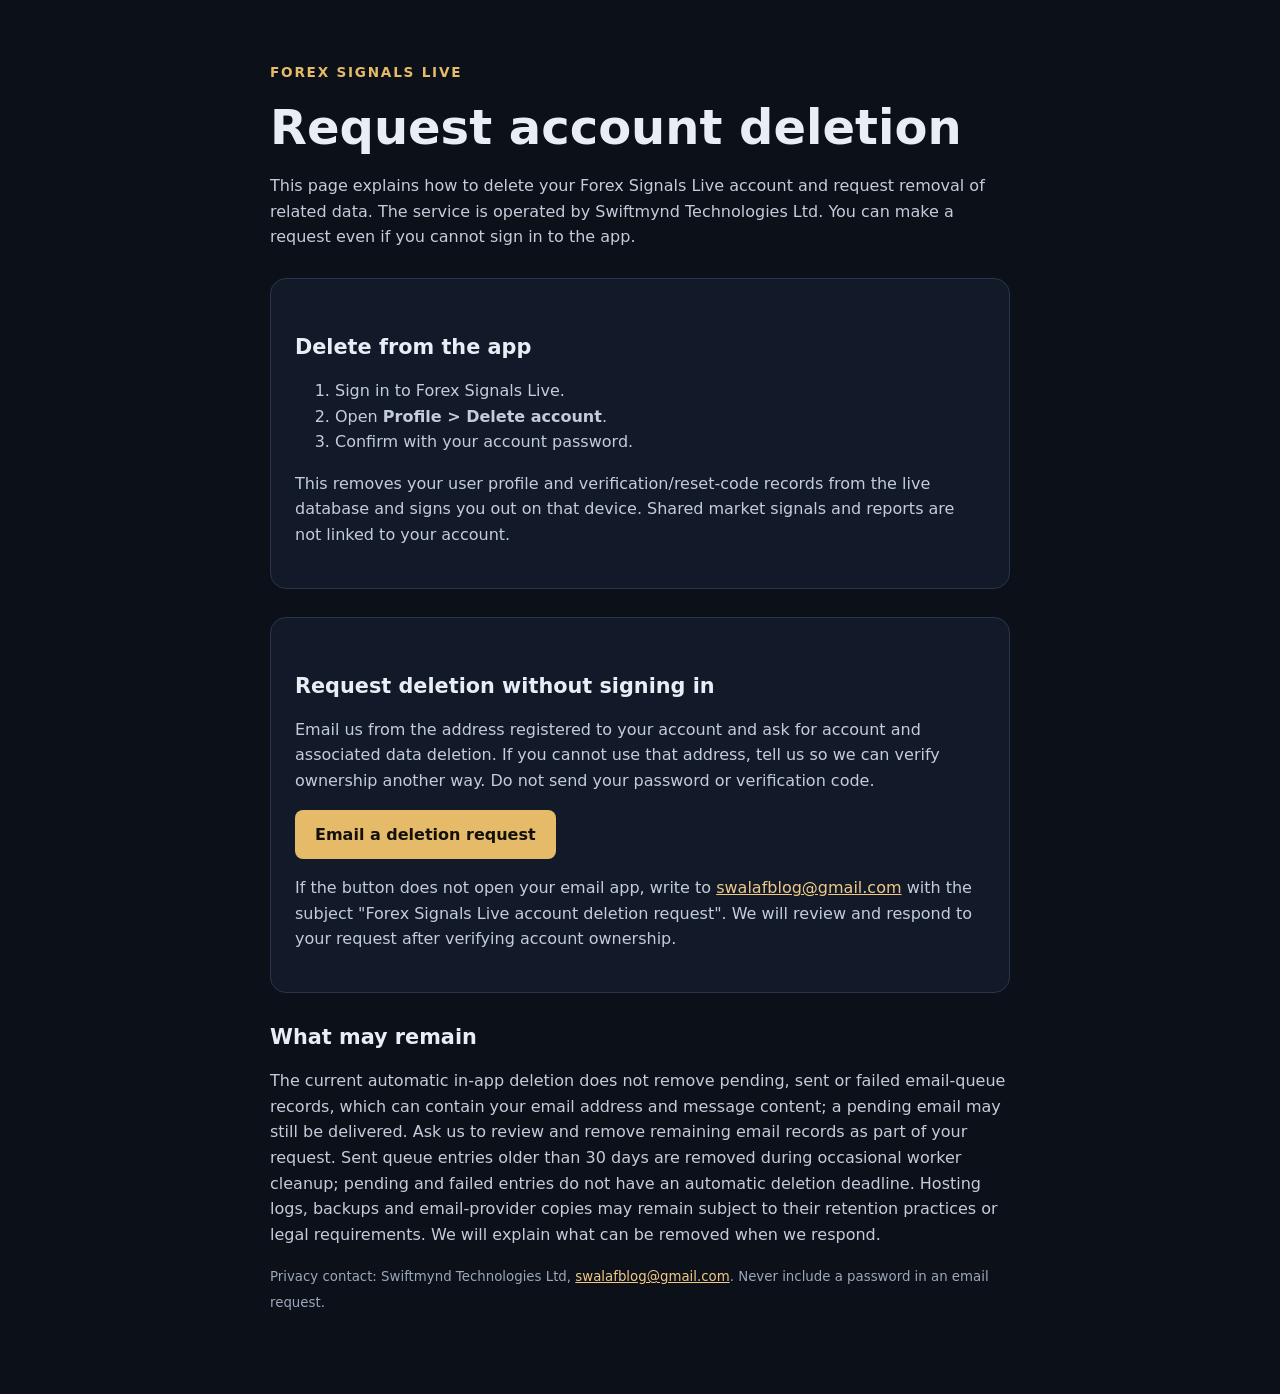
<file: backend/api/account-deletion.html>
<!doctype html>
<html lang="en">
<head>
  <meta charset="utf-8">
  <meta name="viewport" content="width=device-width, initial-scale=1">
  <meta name="robots" content="index, follow">
  <title>Account deletion | Forex Signals Live</title>
  <style>
    :root { color-scheme: dark; font-family: system-ui, -apple-system, Segoe UI, sans-serif; }
    body { margin: 0; background: #0b1019; color: #e9edf5; line-height: 1.6; }
    main { max-width: 740px; margin: 0 auto; padding: 48px 24px 80px; }
    h1, h2 { line-height: 1.25; }
    h1 { font-size: clamp(2rem, 6vw, 3rem); margin: 12px 0; }
    h2 { margin-top: 32px; font-size: 1.3rem; }
    p, li { color: #c4ccda; }
    .eyebrow { color: #e5ba69; font-size: .85rem; font-weight: 700; letter-spacing: .13em; text-transform: uppercase; }
    .card { background: #121a29; border: 1px solid #29354a; border-radius: 16px; padding: 24px; margin: 28px 0; }
    .button { display: inline-block; background: #e5ba69; color: #14100a; padding: 12px 20px; border-radius: 8px; font-weight: 700; text-decoration: none; }
    a:not(.button) { color: #f1c987; }
    a:focus-visible { outline: 3px solid #fff; outline-offset: 3px; }
    small { color: #9ba7ba; }
  </style>
</head>
<body>
  <main>
    <p class="eyebrow">Forex Signals Live</p>
    <h1>Request account deletion</h1>
    <p>This page explains how to delete your Forex Signals Live account and request removal of related data. The service is operated by Swiftmynd Technologies Ltd. You can make a request even if you cannot sign in to the app.</p>

    <section class="card" aria-labelledby="in-app">
      <h2 id="in-app">Delete from the app</h2>
      <ol>
        <li>Sign in to Forex Signals Live.</li>
        <li>Open <strong>Profile &gt; Delete account</strong>.</li>
        <li>Confirm with your account password.</li>
      </ol>
      <p>This removes your user profile and verification/reset-code records from the live database and signs you out on that device. Shared market signals and reports are not linked to your account.</p>
    </section>

    <section class="card" aria-labelledby="email-request">
      <h2 id="email-request">Request deletion without signing in</h2>
      <p>Email us from the address registered to your account and ask for account and associated data deletion. If you cannot use that address, tell us so we can verify ownership another way. Do not send your password or verification code.</p>
      <a class="button" href="mailto:swalafblog@gmail.com?subject=Forex%20Signals%20Live%20account%20deletion%20request">Email a deletion request</a>
      <p>If the button does not open your email app, write to <a href="mailto:swalafblog@gmail.com">swalafblog@gmail.com</a> with the subject "Forex Signals Live account deletion request". We will review and respond to your request after verifying account ownership.</p>
    </section>

    <h2>What may remain</h2>
    <p>The current automatic in-app deletion does not remove pending, sent or failed email-queue records, which can contain your email address and message content; a pending email may still be delivered. Ask us to review and remove remaining email records as part of your request. Sent queue entries older than 30 days are removed during occasional worker cleanup; pending and failed entries do not have an automatic deletion deadline. Hosting logs, backups and email-provider copies may remain subject to their retention practices or legal requirements. We will explain what can be removed when we respond.</p>

    <small>Privacy contact: Swiftmynd Technologies Ltd, <a href="mailto:swalafblog@gmail.com">swalafblog@gmail.com</a>. Never include a password in an email request.</small>
  </main>
</body>
</html>
</file>
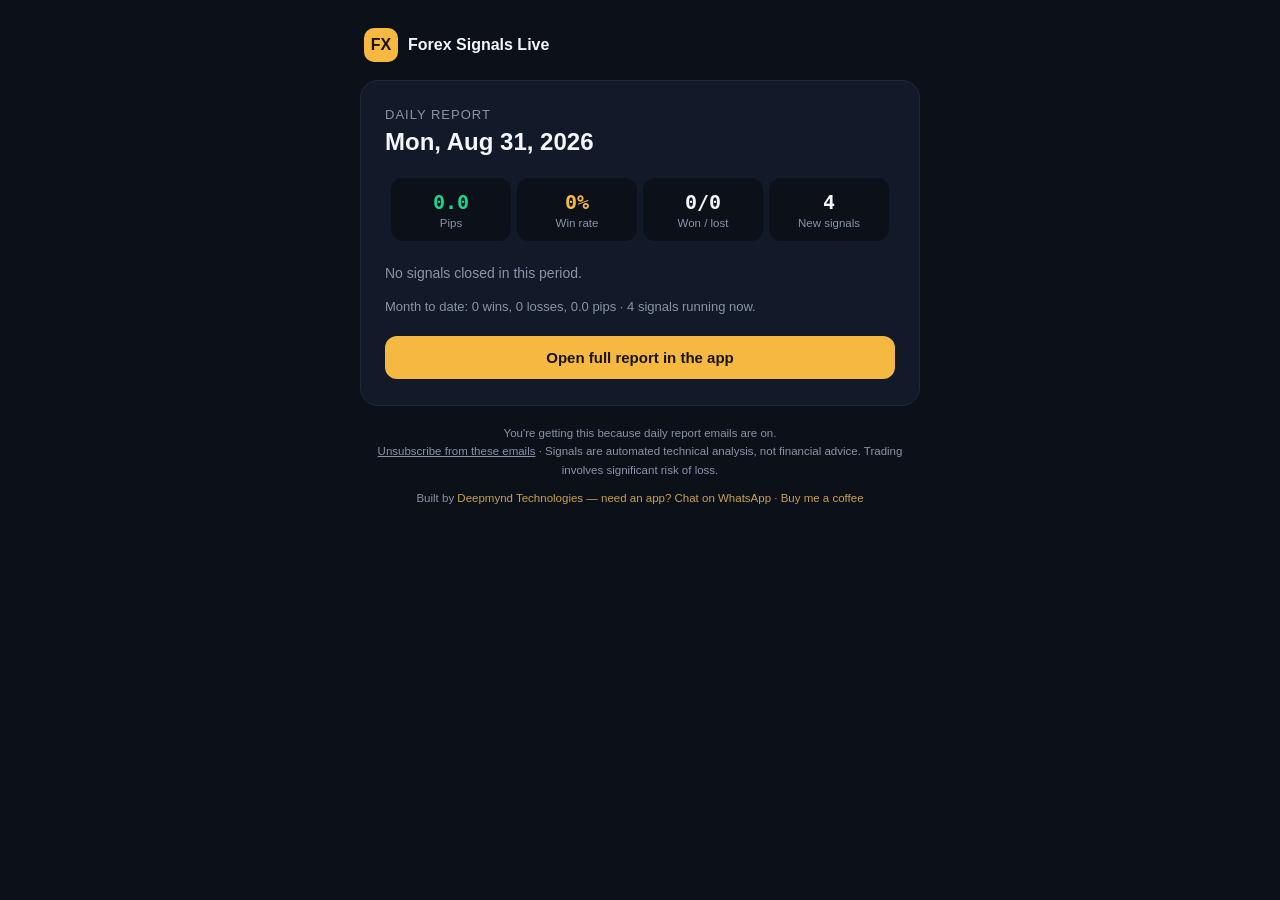
<file: backend/tests/sample_emails/daily.html>
<!doctype html><html><head><meta charset="utf-8"><meta name="viewport" content="width=device-width,initial-scale=1"><title>Forex Signals Live</title></head>
<body style="margin:0;padding:0;background:#0B1019;font-family:Segoe UI,Roboto,Helvetica,Arial,sans-serif;color:#E9EDF5">
<div style="display:none;max-height:0;overflow:hidden;opacity:0">0 wins, 0 losses, 0.0 pips</div>
<table role="presentation" width="100%" cellpadding="0" cellspacing="0" style="background:#0B1019;padding:24px 12px">
<tr><td align="center">
<table role="presentation" width="100%" cellpadding="0" cellspacing="0" style="max-width:560px">
<tr><td style="padding:4px 4px 18px">
  <table role="presentation" cellpadding="0" cellspacing="0"><tr>
    <td style="width:34px;height:34px;border-radius:10px;background:#F5B942;text-align:center;font-weight:800;color:#1A1204;font-size:16px">FX</td>
    <td style="padding-left:10px;font-size:16px;font-weight:700;color:#F4F6FB">Forex Signals Live</td>
  </tr></table>
</td></tr>
<tr><td style="background:#121a29;border:1px solid #1F2A3F;border-radius:18px;padding:26px 24px"><div style="font-size:13px;color:#8A93A8;text-transform:uppercase;letter-spacing:1px">Daily report</div><div style="margin-top:6px;font-size:24px;font-weight:800;color:#F4F6FB">Mon, Aug 31, 2026</div><table role="presentation" width="100%" cellpadding="0" cellspacing="6" style="margin-top:16px"><tr><td width="25%" style="padding:12px 6px;text-align:center;background:#0B1019;border-radius:12px"><div style="font:800 20px Consolas,Menlo,monospace;color:#1FD18B">0.0</div><div style="font-size:11.5px;color:#8A93A8;margin-top:3px">Pips</div></td><td width="25%" style="padding:12px 6px;text-align:center;background:#0B1019;border-radius:12px"><div style="font:800 20px Consolas,Menlo,monospace;color:#F5B942">0%</div><div style="font-size:11.5px;color:#8A93A8;margin-top:3px">Win rate</div></td><td width="25%" style="padding:12px 6px;text-align:center;background:#0B1019;border-radius:12px"><div style="font:800 20px Consolas,Menlo,monospace;color:#F4F6FB">0/0</div><div style="font-size:11.5px;color:#8A93A8;margin-top:3px">Won / lost</div></td><td width="25%" style="padding:12px 6px;text-align:center;background:#0B1019;border-radius:12px"><div style="font:800 20px Consolas,Menlo,monospace;color:#F4F6FB">4</div><div style="font-size:11.5px;color:#8A93A8;margin-top:3px">New signals</div></td></tr></table><p style="margin-top:18px;font-size:14px;color:#8A93A8">No signals closed in this period.</p><p style="margin:18px 0 0;font-size:13px;color:#8A93A8">Month to date: 0 wins, 0 losses, 0.0 pips · 4 signals running now.</p><div style="margin-top:22px;padding:13px 0;border-radius:12px;background:#F5B942;color:#1A1204;text-align:center;font-weight:700;font-size:15px">Open full report in the app</div></td></tr>
<tr><td style="padding:18px 8px;font-size:11.5px;line-height:1.6;color:#8A93A8;text-align:center">
  You're getting this because daily report emails are on.<br><a href="http://127.0.0.1:8091/email/unsubscribe?u=1&amp;k=email_daily&amp;s=fbd030bd994824b5a7c8321e" style="color:#8A93A8;text-decoration:underline">Unsubscribe from these emails</a> · Signals are automated technical analysis, not financial advice. Trading involves significant risk of loss.
  <div style="margin-top:10px">Built by <a href="https://wa.me/2347011401387?text=Hi%20Abdullahi%2C%20I%20use%20Forex%20Signals%20Live%20and%20I%27d%20like%20to%20talk%20about%20building%20an%20app%20or%20website." style="color:#C9A24A;text-decoration:none">Deepmynd Technologies — need an app? Chat on WhatsApp</a> · <a href="https://buymeacoffee.com/swalafblogm" style="color:#C9A24A;text-decoration:none">Buy me a coffee</a></div>
</td></tr>
</table></td></tr></table></body></html>
</file>
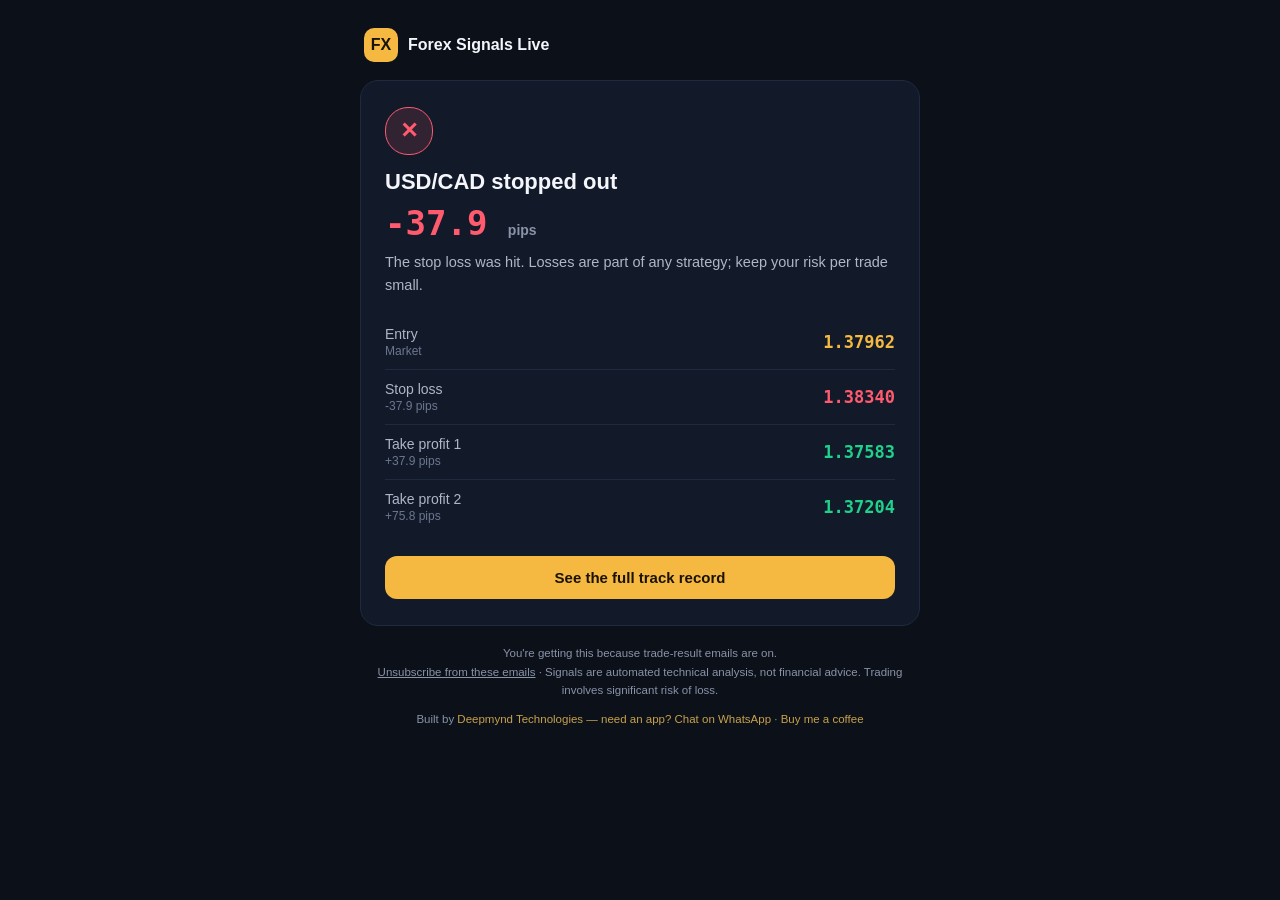
<file: backend/tests/sample_emails/loss.html>
<!doctype html><html><head><meta charset="utf-8"><meta name="viewport" content="width=device-width,initial-scale=1"><title>Forex Signals Live</title></head>
<body style="margin:0;padding:0;background:#0B1019;font-family:Segoe UI,Roboto,Helvetica,Arial,sans-serif;color:#E9EDF5">
<div style="display:none;max-height:0;overflow:hidden;opacity:0">USD/CAD stopped out -37.9 pips</div>
<table role="presentation" width="100%" cellpadding="0" cellspacing="0" style="background:#0B1019;padding:24px 12px">
<tr><td align="center">
<table role="presentation" width="100%" cellpadding="0" cellspacing="0" style="max-width:560px">
<tr><td style="padding:4px 4px 18px">
  <table role="presentation" cellpadding="0" cellspacing="0"><tr>
    <td style="width:34px;height:34px;border-radius:10px;background:#F5B942;text-align:center;font-weight:800;color:#1A1204;font-size:16px">FX</td>
    <td style="padding-left:10px;font-size:16px;font-weight:700;color:#F4F6FB">Forex Signals Live</td>
  </tr></table>
</td></tr>
<tr><td style="background:#121a29;border:1px solid #1F2A3F;border-radius:18px;padding:26px 24px"><div style="width:46px;height:46px;border-radius:23px;background:#FF5A6E22;border:1px solid #FF5A6E;color:#FF5A6E;font-size:22px;font-weight:800;text-align:center;line-height:46px">✕</div><div style="margin-top:14px;font-size:22px;font-weight:800;color:#F4F6FB">USD/CAD stopped out</div><div style="margin-top:8px;font:800 34px Consolas,Menlo,monospace;color:#FF5A6E">-37.9 <span style="font-size:14px;color:#8A93A8;font-family:Segoe UI,Arial">pips</span></div><p style="font-size:14.5px;line-height:1.6;color:#AEB6C8;margin:8px 0 0">The stop loss was hit. Losses are part of any strategy; keep your risk per trade small.</p><table role="presentation" width="100%" cellpadding="0" cellspacing="0" style="margin-top:18px;border-collapse:collapse"><tr><td style="padding:11px 0;border-bottom:1px solid #1F2A3F;font-size:14px;color:#AEB6C8">Entry<br><span style="font-size:12px;color:#6B7690">Market</span></td><td align="right" style="padding:11px 0;border-bottom:1px solid #1F2A3F;font-size:17px;font-weight:700;color:#F5B942;font-family:Consolas,Menlo,monospace">1.37962</td></tr><tr><td style="padding:11px 0;border-bottom:1px solid #1F2A3F;font-size:14px;color:#AEB6C8">Stop loss<br><span style="font-size:12px;color:#6B7690">-37.9 pips</span></td><td align="right" style="padding:11px 0;border-bottom:1px solid #1F2A3F;font-size:17px;font-weight:700;color:#FF5A6E;font-family:Consolas,Menlo,monospace">1.38340</td></tr><tr><td style="padding:11px 0;border-bottom:1px solid #1F2A3F;font-size:14px;color:#AEB6C8">Take profit 1<br><span style="font-size:12px;color:#6B7690">+37.9 pips</span></td><td align="right" style="padding:11px 0;border-bottom:1px solid #1F2A3F;font-size:17px;font-weight:700;color:#1FD18B;font-family:Consolas,Menlo,monospace">1.37583</td></tr><tr><td style="padding:11px 0;font-size:14px;color:#AEB6C8">Take profit 2<br><span style="font-size:12px;color:#6B7690">+75.8 pips</span></td><td align="right" style="padding:11px 0;font-size:17px;font-weight:700;color:#1FD18B;font-family:Consolas,Menlo,monospace">1.37204</td></tr></table><div style="margin-top:22px;padding:13px 0;border-radius:12px;background:#F5B942;color:#1A1204;text-align:center;font-weight:700;font-size:15px">See the full track record</div></td></tr>
<tr><td style="padding:18px 8px;font-size:11.5px;line-height:1.6;color:#8A93A8;text-align:center">
  You're getting this because trade-result emails are on.<br><a href="http://127.0.0.1:8091/email/unsubscribe?u=1&amp;k=email_results&amp;s=35708d943fd6165d56270f37" style="color:#8A93A8;text-decoration:underline">Unsubscribe from these emails</a> · Signals are automated technical analysis, not financial advice. Trading involves significant risk of loss.
  <div style="margin-top:10px">Built by <a href="https://wa.me/2347011401387?text=Hi%20Abdullahi%2C%20I%20use%20Forex%20Signals%20Live%20and%20I%27d%20like%20to%20talk%20about%20building%20an%20app%20or%20website." style="color:#C9A24A;text-decoration:none">Deepmynd Technologies — need an app? Chat on WhatsApp</a> · <a href="https://buymeacoffee.com/swalafblogm" style="color:#C9A24A;text-decoration:none">Buy me a coffee</a></div>
</td></tr>
</table></td></tr></table></body></html>
</file>
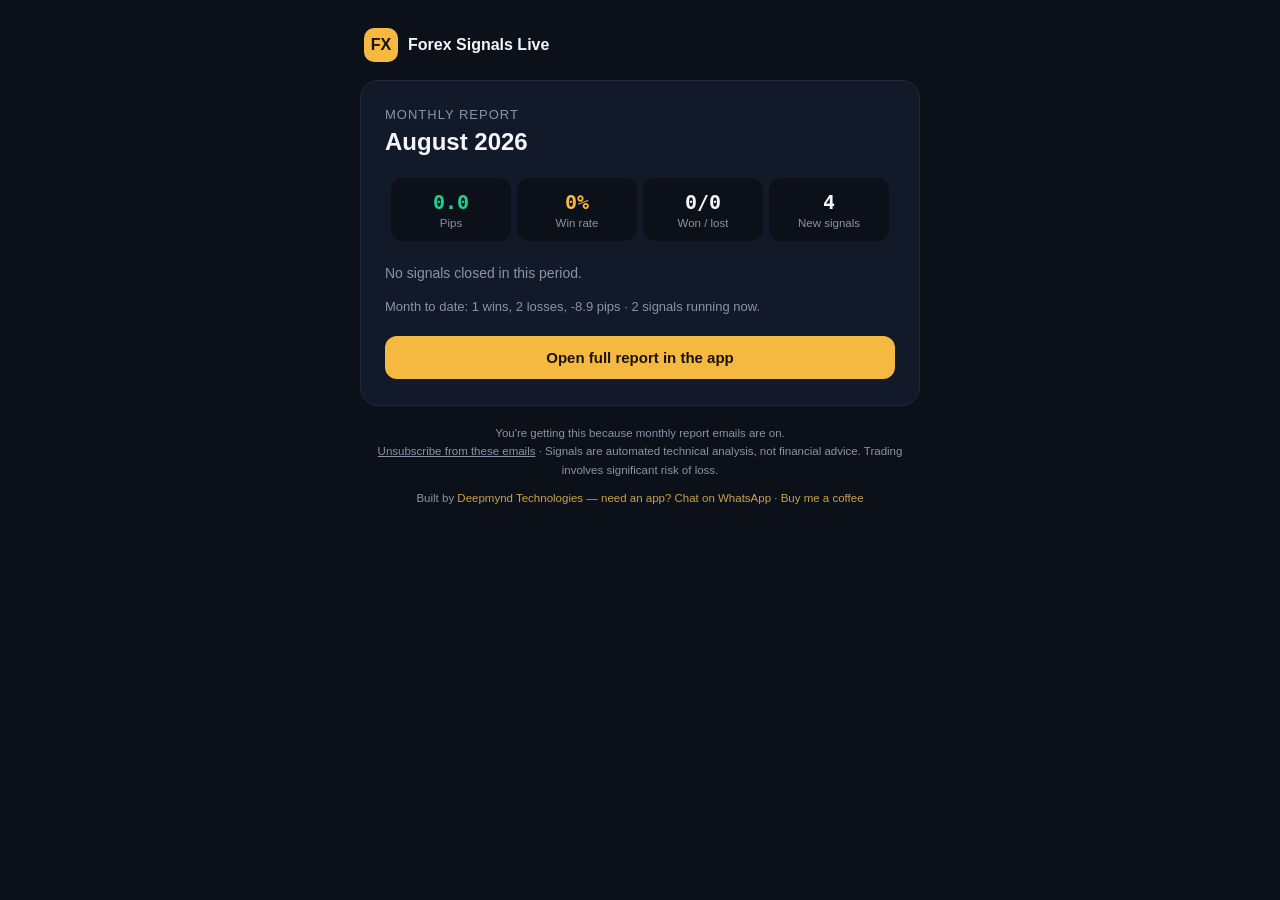
<file: backend/tests/sample_emails/monthly.html>
<!doctype html><html><head><meta charset="utf-8"><meta name="viewport" content="width=device-width,initial-scale=1"><title>Forex Signals Live</title></head>
<body style="margin:0;padding:0;background:#0B1019;font-family:Segoe UI,Roboto,Helvetica,Arial,sans-serif;color:#E9EDF5">
<div style="display:none;max-height:0;overflow:hidden;opacity:0">0 wins, 0 losses, 0.0 pips</div>
<table role="presentation" width="100%" cellpadding="0" cellspacing="0" style="background:#0B1019;padding:24px 12px">
<tr><td align="center">
<table role="presentation" width="100%" cellpadding="0" cellspacing="0" style="max-width:560px">
<tr><td style="padding:4px 4px 18px">
  <table role="presentation" cellpadding="0" cellspacing="0"><tr>
    <td style="width:34px;height:34px;border-radius:10px;background:#F5B942;text-align:center;font-weight:800;color:#1A1204;font-size:16px">FX</td>
    <td style="padding-left:10px;font-size:16px;font-weight:700;color:#F4F6FB">Forex Signals Live</td>
  </tr></table>
</td></tr>
<tr><td style="background:#121a29;border:1px solid #1F2A3F;border-radius:18px;padding:26px 24px"><div style="font-size:13px;color:#8A93A8;text-transform:uppercase;letter-spacing:1px">Monthly report</div><div style="margin-top:6px;font-size:24px;font-weight:800;color:#F4F6FB">August 2026</div><table role="presentation" width="100%" cellpadding="0" cellspacing="6" style="margin-top:16px"><tr><td width="25%" style="padding:12px 6px;text-align:center;background:#0B1019;border-radius:12px"><div style="font:800 20px Consolas,Menlo,monospace;color:#1FD18B">0.0</div><div style="font-size:11.5px;color:#8A93A8;margin-top:3px">Pips</div></td><td width="25%" style="padding:12px 6px;text-align:center;background:#0B1019;border-radius:12px"><div style="font:800 20px Consolas,Menlo,monospace;color:#F5B942">0%</div><div style="font-size:11.5px;color:#8A93A8;margin-top:3px">Win rate</div></td><td width="25%" style="padding:12px 6px;text-align:center;background:#0B1019;border-radius:12px"><div style="font:800 20px Consolas,Menlo,monospace;color:#F4F6FB">0/0</div><div style="font-size:11.5px;color:#8A93A8;margin-top:3px">Won / lost</div></td><td width="25%" style="padding:12px 6px;text-align:center;background:#0B1019;border-radius:12px"><div style="font:800 20px Consolas,Menlo,monospace;color:#F4F6FB">4</div><div style="font-size:11.5px;color:#8A93A8;margin-top:3px">New signals</div></td></tr></table><p style="margin-top:18px;font-size:14px;color:#8A93A8">No signals closed in this period.</p><p style="margin:18px 0 0;font-size:13px;color:#8A93A8">Month to date: 1 wins, 2 losses, -8.9 pips · 2 signals running now.</p><div style="margin-top:22px;padding:13px 0;border-radius:12px;background:#F5B942;color:#1A1204;text-align:center;font-weight:700;font-size:15px">Open full report in the app</div></td></tr>
<tr><td style="padding:18px 8px;font-size:11.5px;line-height:1.6;color:#8A93A8;text-align:center">
  You're getting this because monthly report emails are on.<br><a href="http://127.0.0.1:8091/email/unsubscribe?u=1&amp;k=email_monthly&amp;s=accd464d14313f84145c1cbb" style="color:#8A93A8;text-decoration:underline">Unsubscribe from these emails</a> · Signals are automated technical analysis, not financial advice. Trading involves significant risk of loss.
  <div style="margin-top:10px">Built by <a href="https://wa.me/2347011401387?text=Hi%20Abdullahi%2C%20I%20use%20Forex%20Signals%20Live%20and%20I%27d%20like%20to%20talk%20about%20building%20an%20app%20or%20website." style="color:#C9A24A;text-decoration:none">Deepmynd Technologies — need an app? Chat on WhatsApp</a> · <a href="https://buymeacoffee.com/swalafblogm" style="color:#C9A24A;text-decoration:none">Buy me a coffee</a></div>
</td></tr>
</table></td></tr></table></body></html>
</file>
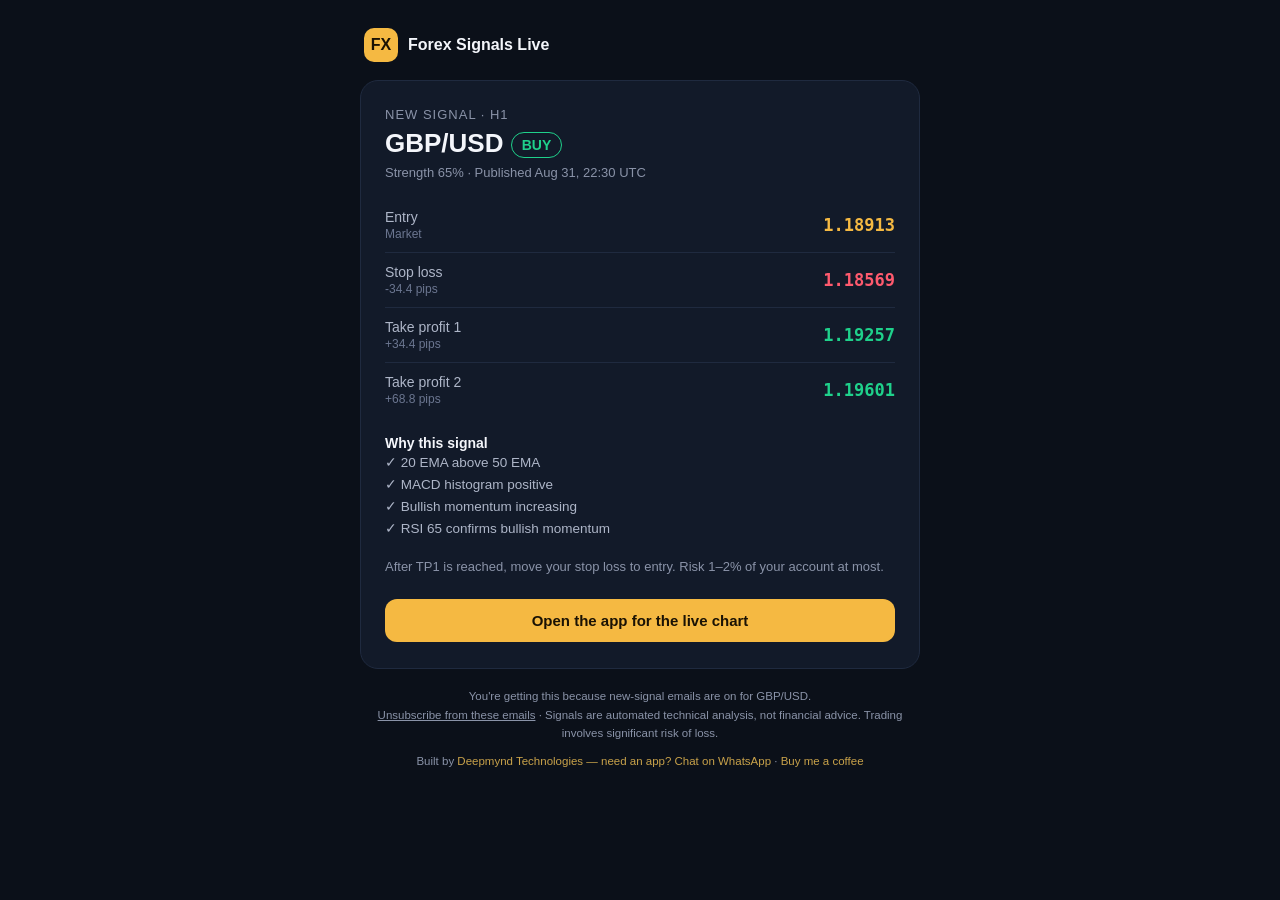
<file: backend/tests/sample_emails/signal.html>
<!doctype html><html><head><meta charset="utf-8"><meta name="viewport" content="width=device-width,initial-scale=1"><title>Forex Signals Live</title></head>
<body style="margin:0;padding:0;background:#0B1019;font-family:Segoe UI,Roboto,Helvetica,Arial,sans-serif;color:#E9EDF5">
<div style="display:none;max-height:0;overflow:hidden;opacity:0">BUY GBP/USD — entry, stop loss and targets inside</div>
<table role="presentation" width="100%" cellpadding="0" cellspacing="0" style="background:#0B1019;padding:24px 12px">
<tr><td align="center">
<table role="presentation" width="100%" cellpadding="0" cellspacing="0" style="max-width:560px">
<tr><td style="padding:4px 4px 18px">
  <table role="presentation" cellpadding="0" cellspacing="0"><tr>
    <td style="width:34px;height:34px;border-radius:10px;background:#F5B942;text-align:center;font-weight:800;color:#1A1204;font-size:16px">FX</td>
    <td style="padding-left:10px;font-size:16px;font-weight:700;color:#F4F6FB">Forex Signals Live</td>
  </tr></table>
</td></tr>
<tr><td style="background:#121a29;border:1px solid #1F2A3F;border-radius:18px;padding:26px 24px"><div style="font-size:13px;color:#8A93A8;text-transform:uppercase;letter-spacing:1px">New signal · H1</div><div style="margin-top:6px;font-size:26px;font-weight:800;color:#F4F6FB">GBP/USD <span style="font-size:14px;padding:4px 10px;border-radius:20px;border:1px solid #1FD18B;color:#1FD18B;vertical-align:middle">BUY</span></div><div style="margin-top:6px;font-size:13px;color:#8A93A8">Strength 65% · Published Aug 31, 22:30 UTC</div><table role="presentation" width="100%" cellpadding="0" cellspacing="0" style="margin-top:18px;border-collapse:collapse"><tr><td style="padding:11px 0;border-bottom:1px solid #1F2A3F;font-size:14px;color:#AEB6C8">Entry<br><span style="font-size:12px;color:#6B7690">Market</span></td><td align="right" style="padding:11px 0;border-bottom:1px solid #1F2A3F;font-size:17px;font-weight:700;color:#F5B942;font-family:Consolas,Menlo,monospace">1.18913</td></tr><tr><td style="padding:11px 0;border-bottom:1px solid #1F2A3F;font-size:14px;color:#AEB6C8">Stop loss<br><span style="font-size:12px;color:#6B7690">-34.4 pips</span></td><td align="right" style="padding:11px 0;border-bottom:1px solid #1F2A3F;font-size:17px;font-weight:700;color:#FF5A6E;font-family:Consolas,Menlo,monospace">1.18569</td></tr><tr><td style="padding:11px 0;border-bottom:1px solid #1F2A3F;font-size:14px;color:#AEB6C8">Take profit 1<br><span style="font-size:12px;color:#6B7690">+34.4 pips</span></td><td align="right" style="padding:11px 0;border-bottom:1px solid #1F2A3F;font-size:17px;font-weight:700;color:#1FD18B;font-family:Consolas,Menlo,monospace">1.19257</td></tr><tr><td style="padding:11px 0;font-size:14px;color:#AEB6C8">Take profit 2<br><span style="font-size:12px;color:#6B7690">+68.8 pips</span></td><td align="right" style="padding:11px 0;font-size:17px;font-weight:700;color:#1FD18B;font-family:Consolas,Menlo,monospace">1.19601</td></tr></table><div style="margin-top:18px;font-size:14px;font-weight:700;color:#F4F6FB">Why this signal</div><div style="font-size:13.5px;color:#AEB6C8;padding:3px 0">✓ 20 EMA above 50 EMA</div><div style="font-size:13.5px;color:#AEB6C8;padding:3px 0">✓ MACD histogram positive</div><div style="font-size:13.5px;color:#AEB6C8;padding:3px 0">✓ Bullish momentum increasing</div><div style="font-size:13.5px;color:#AEB6C8;padding:3px 0">✓ RSI 65 confirms bullish momentum</div><p style="margin:18px 0 0;font-size:13px;line-height:1.55;color:#8A93A8">After TP1 is reached, move your stop loss to entry. Risk 1–2% of your account at most.</p><div style="margin-top:22px;padding:13px 0;border-radius:12px;background:#F5B942;color:#1A1204;text-align:center;font-weight:700;font-size:15px">Open the app for the live chart</div></td></tr>
<tr><td style="padding:18px 8px;font-size:11.5px;line-height:1.6;color:#8A93A8;text-align:center">
  You're getting this because new-signal emails are on for GBP/USD.<br><a href="http://127.0.0.1:8091/email/unsubscribe?u=1&amp;k=email_signals&amp;s=9b6d8bdb2d0aeebe4d502967" style="color:#8A93A8;text-decoration:underline">Unsubscribe from these emails</a> · Signals are automated technical analysis, not financial advice. Trading involves significant risk of loss.
  <div style="margin-top:10px">Built by <a href="https://wa.me/2347011401387?text=Hi%20Abdullahi%2C%20I%20use%20Forex%20Signals%20Live%20and%20I%27d%20like%20to%20talk%20about%20building%20an%20app%20or%20website." style="color:#C9A24A;text-decoration:none">Deepmynd Technologies — need an app? Chat on WhatsApp</a> · <a href="https://buymeacoffee.com/swalafblogm" style="color:#C9A24A;text-decoration:none">Buy me a coffee</a></div>
</td></tr>
</table></td></tr></table></body></html>
</file>
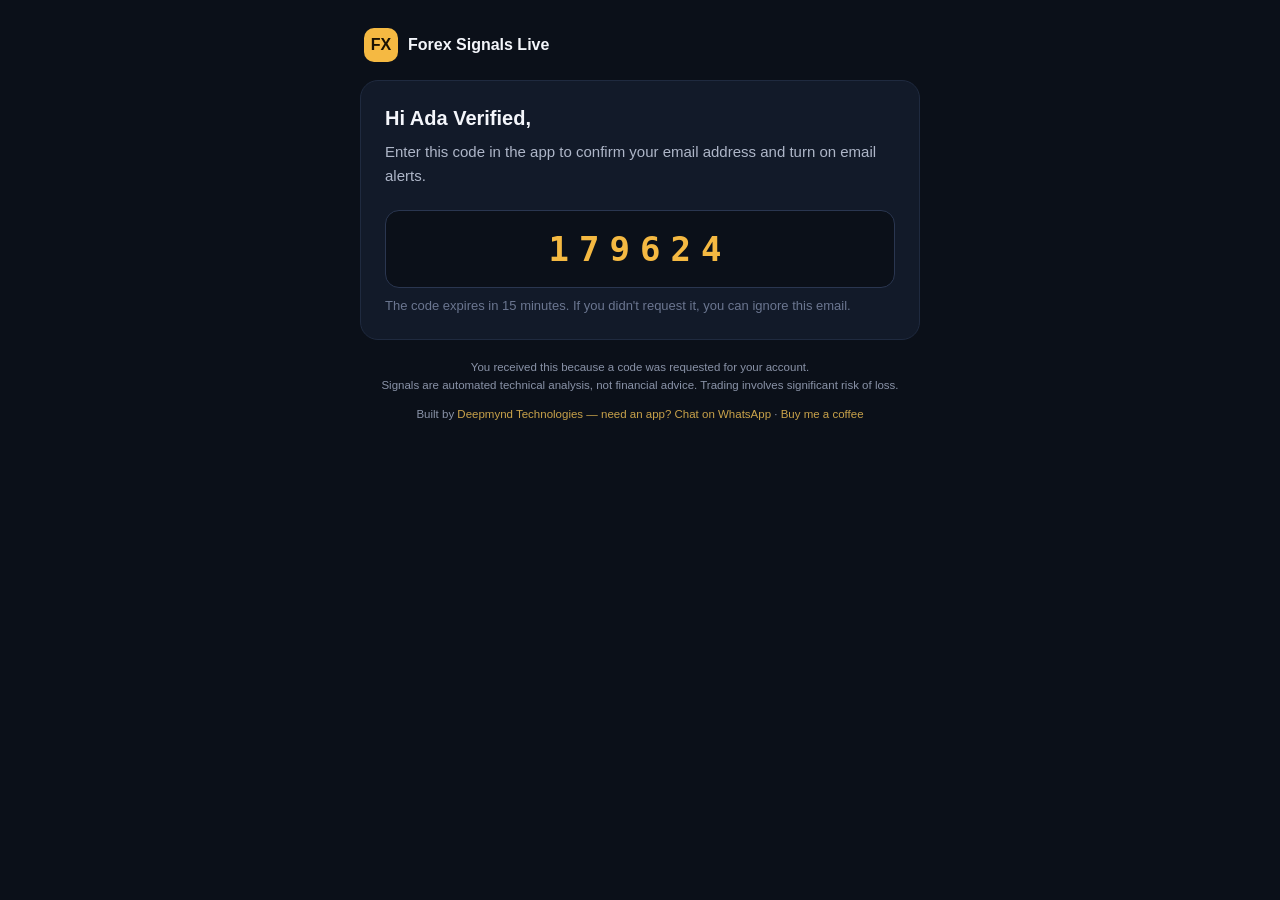
<file: backend/tests/sample_emails/verify.html>
<!doctype html><html><head><meta charset="utf-8"><meta name="viewport" content="width=device-width,initial-scale=1"><title>Forex Signals Live</title></head>
<body style="margin:0;padding:0;background:#0B1019;font-family:Segoe UI,Roboto,Helvetica,Arial,sans-serif;color:#E9EDF5">
<div style="display:none;max-height:0;overflow:hidden;opacity:0">Your code is 179624</div>
<table role="presentation" width="100%" cellpadding="0" cellspacing="0" style="background:#0B1019;padding:24px 12px">
<tr><td align="center">
<table role="presentation" width="100%" cellpadding="0" cellspacing="0" style="max-width:560px">
<tr><td style="padding:4px 4px 18px">
  <table role="presentation" cellpadding="0" cellspacing="0"><tr>
    <td style="width:34px;height:34px;border-radius:10px;background:#F5B942;text-align:center;font-weight:800;color:#1A1204;font-size:16px">FX</td>
    <td style="padding-left:10px;font-size:16px;font-weight:700;color:#F4F6FB">Forex Signals Live</td>
  </tr></table>
</td></tr>
<tr><td style="background:#121a29;border:1px solid #1F2A3F;border-radius:18px;padding:26px 24px"><div style="font-size:20px;font-weight:700;color:#F4F6FB">Hi Ada Verified,</div><p style="font-size:15px;line-height:1.6;color:#AEB6C8;margin:10px 0 0">Enter this code in the app to confirm your email address and turn on email alerts.</p><div style="margin:22px 0 6px;padding:18px;border-radius:14px;background:#0B1019;border:1px solid #2A3650;text-align:center;font:800 34px Consolas,Menlo,monospace;letter-spacing:10px;color:#F5B942">179624</div><p style="font-size:13px;color:#6B7690;margin:10px 0 0">The code expires in 15 minutes. If you didn't request it, you can ignore this email.</p></td></tr>
<tr><td style="padding:18px 8px;font-size:11.5px;line-height:1.6;color:#8A93A8;text-align:center">
  You received this because a code was requested for your account.<br>Signals are automated technical analysis, not financial advice. Trading involves significant risk of loss.
  <div style="margin-top:10px">Built by <a href="https://wa.me/2347011401387?text=Hi%20Abdullahi%2C%20I%20use%20Forex%20Signals%20Live%20and%20I%27d%20like%20to%20talk%20about%20building%20an%20app%20or%20website." style="color:#C9A24A;text-decoration:none">Deepmynd Technologies — need an app? Chat on WhatsApp</a> · <a href="https://buymeacoffee.com/swalafblogm" style="color:#C9A24A;text-decoration:none">Buy me a coffee</a></div>
</td></tr>
</table></td></tr></table></body></html>
</file>
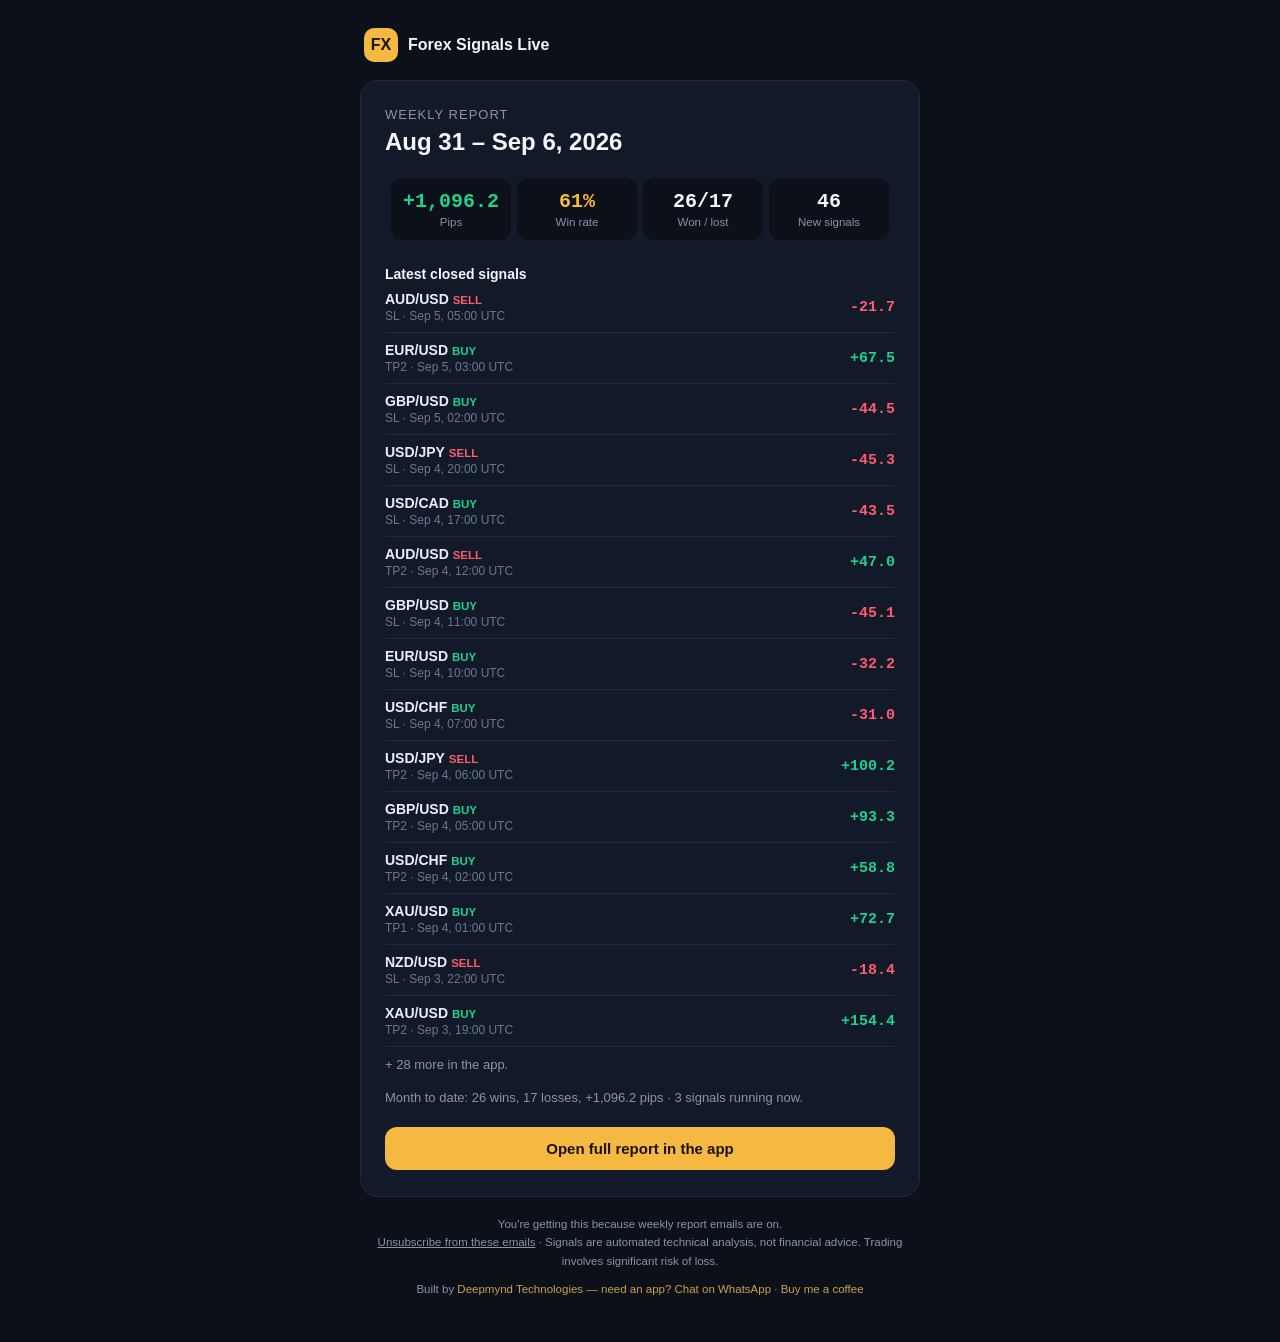
<file: backend/tests/sample_emails/weekly.html>
<!doctype html><html><head><meta charset="utf-8"><meta name="viewport" content="width=device-width,initial-scale=1"><title>Forex Signals Live</title></head>
<body style="margin:0;padding:0;background:#0B1019;font-family:Segoe UI,Roboto,Helvetica,Arial,sans-serif;color:#E9EDF5">
<div style="display:none;max-height:0;overflow:hidden;opacity:0">26 wins, 17 losses, +1,096.2 pips</div>
<table role="presentation" width="100%" cellpadding="0" cellspacing="0" style="background:#0B1019;padding:24px 12px">
<tr><td align="center">
<table role="presentation" width="100%" cellpadding="0" cellspacing="0" style="max-width:560px">
<tr><td style="padding:4px 4px 18px">
  <table role="presentation" cellpadding="0" cellspacing="0"><tr>
    <td style="width:34px;height:34px;border-radius:10px;background:#F5B942;text-align:center;font-weight:800;color:#1A1204;font-size:16px">FX</td>
    <td style="padding-left:10px;font-size:16px;font-weight:700;color:#F4F6FB">Forex Signals Live</td>
  </tr></table>
</td></tr>
<tr><td style="background:#121a29;border:1px solid #1F2A3F;border-radius:18px;padding:26px 24px"><div style="font-size:13px;color:#8A93A8;text-transform:uppercase;letter-spacing:1px">Weekly report</div><div style="margin-top:6px;font-size:24px;font-weight:800;color:#F4F6FB">Aug 31 – Sep 6, 2026</div><table role="presentation" width="100%" cellpadding="0" cellspacing="6" style="margin-top:16px"><tr><td width="25%" style="padding:12px 6px;text-align:center;background:#0B1019;border-radius:12px"><div style="font:800 20px Consolas,Menlo,monospace;color:#1FD18B">+1,096.2</div><div style="font-size:11.5px;color:#8A93A8;margin-top:3px">Pips</div></td><td width="25%" style="padding:12px 6px;text-align:center;background:#0B1019;border-radius:12px"><div style="font:800 20px Consolas,Menlo,monospace;color:#F5B942">61%</div><div style="font-size:11.5px;color:#8A93A8;margin-top:3px">Win rate</div></td><td width="25%" style="padding:12px 6px;text-align:center;background:#0B1019;border-radius:12px"><div style="font:800 20px Consolas,Menlo,monospace;color:#F4F6FB">26/17</div><div style="font-size:11.5px;color:#8A93A8;margin-top:3px">Won / lost</div></td><td width="25%" style="padding:12px 6px;text-align:center;background:#0B1019;border-radius:12px"><div style="font:800 20px Consolas,Menlo,monospace;color:#F4F6FB">46</div><div style="font-size:11.5px;color:#8A93A8;margin-top:3px">New signals</div></td></tr></table><div style="margin-top:20px;font-size:14px;font-weight:700;color:#F4F6FB">Latest closed signals</div><table role="presentation" width="100%" cellpadding="0" cellspacing="0"><tr><td style="padding:9px 0;border-bottom:1px solid #1F2A3F;font-size:14px;color:#E9EDF5"><b>AUD/USD</b> <span style="font-size:11.5px;font-weight:800;color:#FF5A6E">SELL</span><br><span style="font-size:12px;color:#6B7690">SL · Sep 5, 05:00 UTC</span></td><td align="right" style="padding:9px 0;border-bottom:1px solid #1F2A3F;font:700 15px Consolas,Menlo,monospace;color:#FF5A6E">-21.7</td></tr><tr><td style="padding:9px 0;border-bottom:1px solid #1F2A3F;font-size:14px;color:#E9EDF5"><b>EUR/USD</b> <span style="font-size:11.5px;font-weight:800;color:#1FD18B">BUY</span><br><span style="font-size:12px;color:#6B7690">TP2 · Sep 5, 03:00 UTC</span></td><td align="right" style="padding:9px 0;border-bottom:1px solid #1F2A3F;font:700 15px Consolas,Menlo,monospace;color:#1FD18B">+67.5</td></tr><tr><td style="padding:9px 0;border-bottom:1px solid #1F2A3F;font-size:14px;color:#E9EDF5"><b>GBP/USD</b> <span style="font-size:11.5px;font-weight:800;color:#1FD18B">BUY</span><br><span style="font-size:12px;color:#6B7690">SL · Sep 5, 02:00 UTC</span></td><td align="right" style="padding:9px 0;border-bottom:1px solid #1F2A3F;font:700 15px Consolas,Menlo,monospace;color:#FF5A6E">-44.5</td></tr><tr><td style="padding:9px 0;border-bottom:1px solid #1F2A3F;font-size:14px;color:#E9EDF5"><b>USD/JPY</b> <span style="font-size:11.5px;font-weight:800;color:#FF5A6E">SELL</span><br><span style="font-size:12px;color:#6B7690">SL · Sep 4, 20:00 UTC</span></td><td align="right" style="padding:9px 0;border-bottom:1px solid #1F2A3F;font:700 15px Consolas,Menlo,monospace;color:#FF5A6E">-45.3</td></tr><tr><td style="padding:9px 0;border-bottom:1px solid #1F2A3F;font-size:14px;color:#E9EDF5"><b>USD/CAD</b> <span style="font-size:11.5px;font-weight:800;color:#1FD18B">BUY</span><br><span style="font-size:12px;color:#6B7690">SL · Sep 4, 17:00 UTC</span></td><td align="right" style="padding:9px 0;border-bottom:1px solid #1F2A3F;font:700 15px Consolas,Menlo,monospace;color:#FF5A6E">-43.5</td></tr><tr><td style="padding:9px 0;border-bottom:1px solid #1F2A3F;font-size:14px;color:#E9EDF5"><b>AUD/USD</b> <span style="font-size:11.5px;font-weight:800;color:#FF5A6E">SELL</span><br><span style="font-size:12px;color:#6B7690">TP2 · Sep 4, 12:00 UTC</span></td><td align="right" style="padding:9px 0;border-bottom:1px solid #1F2A3F;font:700 15px Consolas,Menlo,monospace;color:#1FD18B">+47.0</td></tr><tr><td style="padding:9px 0;border-bottom:1px solid #1F2A3F;font-size:14px;color:#E9EDF5"><b>GBP/USD</b> <span style="font-size:11.5px;font-weight:800;color:#1FD18B">BUY</span><br><span style="font-size:12px;color:#6B7690">SL · Sep 4, 11:00 UTC</span></td><td align="right" style="padding:9px 0;border-bottom:1px solid #1F2A3F;font:700 15px Consolas,Menlo,monospace;color:#FF5A6E">-45.1</td></tr><tr><td style="padding:9px 0;border-bottom:1px solid #1F2A3F;font-size:14px;color:#E9EDF5"><b>EUR/USD</b> <span style="font-size:11.5px;font-weight:800;color:#1FD18B">BUY</span><br><span style="font-size:12px;color:#6B7690">SL · Sep 4, 10:00 UTC</span></td><td align="right" style="padding:9px 0;border-bottom:1px solid #1F2A3F;font:700 15px Consolas,Menlo,monospace;color:#FF5A6E">-32.2</td></tr><tr><td style="padding:9px 0;border-bottom:1px solid #1F2A3F;font-size:14px;color:#E9EDF5"><b>USD/CHF</b> <span style="font-size:11.5px;font-weight:800;color:#1FD18B">BUY</span><br><span style="font-size:12px;color:#6B7690">SL · Sep 4, 07:00 UTC</span></td><td align="right" style="padding:9px 0;border-bottom:1px solid #1F2A3F;font:700 15px Consolas,Menlo,monospace;color:#FF5A6E">-31.0</td></tr><tr><td style="padding:9px 0;border-bottom:1px solid #1F2A3F;font-size:14px;color:#E9EDF5"><b>USD/JPY</b> <span style="font-size:11.5px;font-weight:800;color:#FF5A6E">SELL</span><br><span style="font-size:12px;color:#6B7690">TP2 · Sep 4, 06:00 UTC</span></td><td align="right" style="padding:9px 0;border-bottom:1px solid #1F2A3F;font:700 15px Consolas,Menlo,monospace;color:#1FD18B">+100.2</td></tr><tr><td style="padding:9px 0;border-bottom:1px solid #1F2A3F;font-size:14px;color:#E9EDF5"><b>GBP/USD</b> <span style="font-size:11.5px;font-weight:800;color:#1FD18B">BUY</span><br><span style="font-size:12px;color:#6B7690">TP2 · Sep 4, 05:00 UTC</span></td><td align="right" style="padding:9px 0;border-bottom:1px solid #1F2A3F;font:700 15px Consolas,Menlo,monospace;color:#1FD18B">+93.3</td></tr><tr><td style="padding:9px 0;border-bottom:1px solid #1F2A3F;font-size:14px;color:#E9EDF5"><b>USD/CHF</b> <span style="font-size:11.5px;font-weight:800;color:#1FD18B">BUY</span><br><span style="font-size:12px;color:#6B7690">TP2 · Sep 4, 02:00 UTC</span></td><td align="right" style="padding:9px 0;border-bottom:1px solid #1F2A3F;font:700 15px Consolas,Menlo,monospace;color:#1FD18B">+58.8</td></tr><tr><td style="padding:9px 0;border-bottom:1px solid #1F2A3F;font-size:14px;color:#E9EDF5"><b>XAU/USD</b> <span style="font-size:11.5px;font-weight:800;color:#1FD18B">BUY</span><br><span style="font-size:12px;color:#6B7690">TP1 · Sep 4, 01:00 UTC</span></td><td align="right" style="padding:9px 0;border-bottom:1px solid #1F2A3F;font:700 15px Consolas,Menlo,monospace;color:#1FD18B">+72.7</td></tr><tr><td style="padding:9px 0;border-bottom:1px solid #1F2A3F;font-size:14px;color:#E9EDF5"><b>NZD/USD</b> <span style="font-size:11.5px;font-weight:800;color:#FF5A6E">SELL</span><br><span style="font-size:12px;color:#6B7690">SL · Sep 3, 22:00 UTC</span></td><td align="right" style="padding:9px 0;border-bottom:1px solid #1F2A3F;font:700 15px Consolas,Menlo,monospace;color:#FF5A6E">-18.4</td></tr><tr><td style="padding:9px 0;border-bottom:1px solid #1F2A3F;font-size:14px;color:#E9EDF5"><b>XAU/USD</b> <span style="font-size:11.5px;font-weight:800;color:#1FD18B">BUY</span><br><span style="font-size:12px;color:#6B7690">TP2 · Sep 3, 19:00 UTC</span></td><td align="right" style="padding:9px 0;border-bottom:1px solid #1F2A3F;font:700 15px Consolas,Menlo,monospace;color:#1FD18B">+154.4</td></tr></table><p style="margin:10px 0 0;font-size:13px;color:#8A93A8">+ 28 more in the app.</p><p style="margin:18px 0 0;font-size:13px;color:#8A93A8">Month to date: 26 wins, 17 losses, +1,096.2 pips · 3 signals running now.</p><div style="margin-top:22px;padding:13px 0;border-radius:12px;background:#F5B942;color:#1A1204;text-align:center;font-weight:700;font-size:15px">Open full report in the app</div></td></tr>
<tr><td style="padding:18px 8px;font-size:11.5px;line-height:1.6;color:#8A93A8;text-align:center">
  You're getting this because weekly report emails are on.<br><a href="http://127.0.0.1:8091/email/unsubscribe?u=1&amp;k=email_weekly&amp;s=3da5297a015d9700aafc856d" style="color:#8A93A8;text-decoration:underline">Unsubscribe from these emails</a> · Signals are automated technical analysis, not financial advice. Trading involves significant risk of loss.
  <div style="margin-top:10px">Built by <a href="https://wa.me/2347011401387?text=Hi%20Abdullahi%2C%20I%20use%20Forex%20Signals%20Live%20and%20I%27d%20like%20to%20talk%20about%20building%20an%20app%20or%20website." style="color:#C9A24A;text-decoration:none">Deepmynd Technologies — need an app? Chat on WhatsApp</a> · <a href="https://buymeacoffee.com/swalafblogm" style="color:#C9A24A;text-decoration:none">Buy me a coffee</a></div>
</td></tr>
</table></td></tr></table></body></html>
</file>
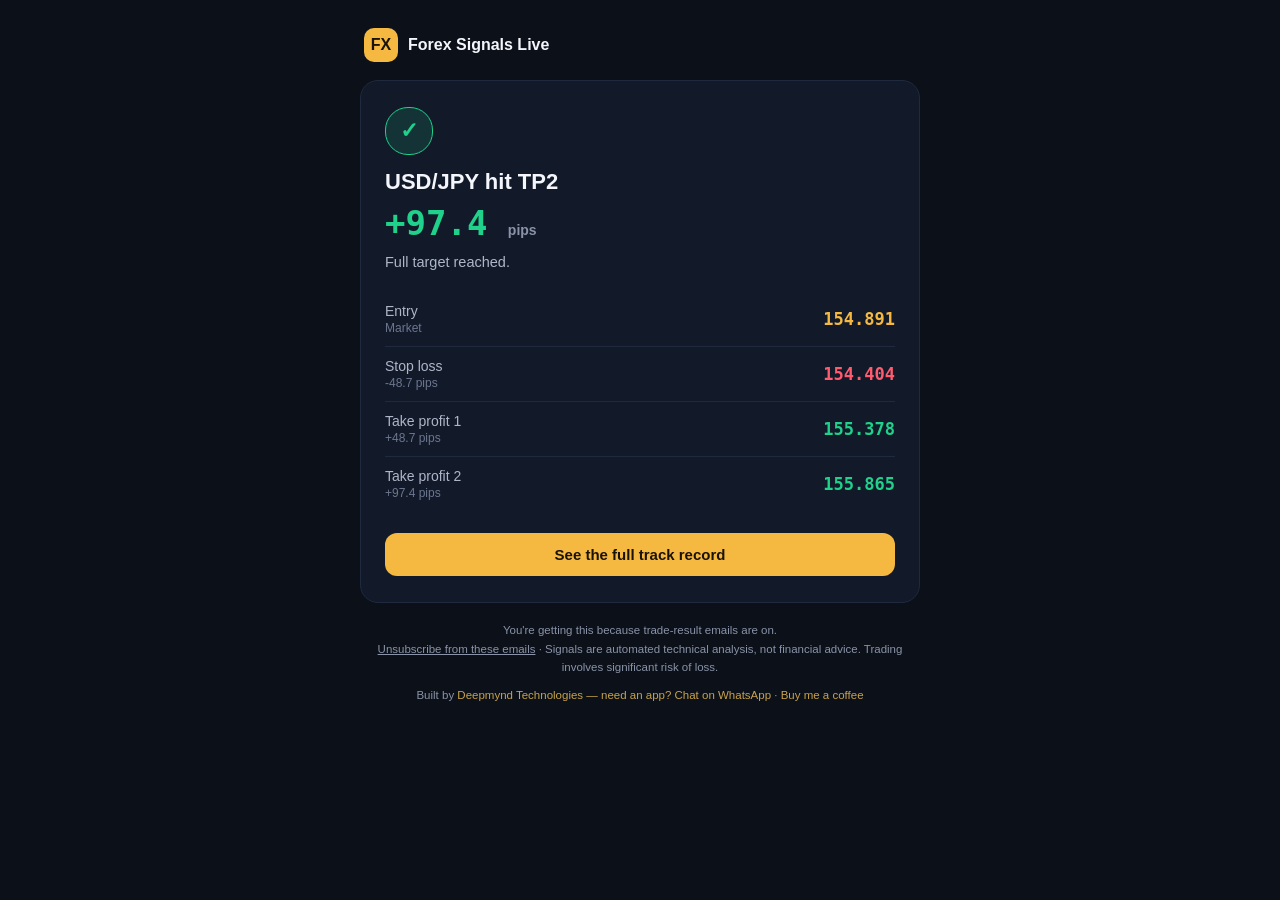
<file: backend/tests/sample_emails/win.html>
<!doctype html><html><head><meta charset="utf-8"><meta name="viewport" content="width=device-width,initial-scale=1"><title>Forex Signals Live</title></head>
<body style="margin:0;padding:0;background:#0B1019;font-family:Segoe UI,Roboto,Helvetica,Arial,sans-serif;color:#E9EDF5">
<div style="display:none;max-height:0;overflow:hidden;opacity:0">USD/JPY hit TP2 +97.4 pips</div>
<table role="presentation" width="100%" cellpadding="0" cellspacing="0" style="background:#0B1019;padding:24px 12px">
<tr><td align="center">
<table role="presentation" width="100%" cellpadding="0" cellspacing="0" style="max-width:560px">
<tr><td style="padding:4px 4px 18px">
  <table role="presentation" cellpadding="0" cellspacing="0"><tr>
    <td style="width:34px;height:34px;border-radius:10px;background:#F5B942;text-align:center;font-weight:800;color:#1A1204;font-size:16px">FX</td>
    <td style="padding-left:10px;font-size:16px;font-weight:700;color:#F4F6FB">Forex Signals Live</td>
  </tr></table>
</td></tr>
<tr><td style="background:#121a29;border:1px solid #1F2A3F;border-radius:18px;padding:26px 24px"><div style="width:46px;height:46px;border-radius:23px;background:#1FD18B22;border:1px solid #1FD18B;color:#1FD18B;font-size:22px;font-weight:800;text-align:center;line-height:46px">✓</div><div style="margin-top:14px;font-size:22px;font-weight:800;color:#F4F6FB">USD/JPY hit TP2</div><div style="margin-top:8px;font:800 34px Consolas,Menlo,monospace;color:#1FD18B">+97.4 <span style="font-size:14px;color:#8A93A8;font-family:Segoe UI,Arial">pips</span></div><p style="font-size:14.5px;line-height:1.6;color:#AEB6C8;margin:8px 0 0">Full target reached.</p><table role="presentation" width="100%" cellpadding="0" cellspacing="0" style="margin-top:18px;border-collapse:collapse"><tr><td style="padding:11px 0;border-bottom:1px solid #1F2A3F;font-size:14px;color:#AEB6C8">Entry<br><span style="font-size:12px;color:#6B7690">Market</span></td><td align="right" style="padding:11px 0;border-bottom:1px solid #1F2A3F;font-size:17px;font-weight:700;color:#F5B942;font-family:Consolas,Menlo,monospace">154.891</td></tr><tr><td style="padding:11px 0;border-bottom:1px solid #1F2A3F;font-size:14px;color:#AEB6C8">Stop loss<br><span style="font-size:12px;color:#6B7690">-48.7 pips</span></td><td align="right" style="padding:11px 0;border-bottom:1px solid #1F2A3F;font-size:17px;font-weight:700;color:#FF5A6E;font-family:Consolas,Menlo,monospace">154.404</td></tr><tr><td style="padding:11px 0;border-bottom:1px solid #1F2A3F;font-size:14px;color:#AEB6C8">Take profit 1<br><span style="font-size:12px;color:#6B7690">+48.7 pips</span></td><td align="right" style="padding:11px 0;border-bottom:1px solid #1F2A3F;font-size:17px;font-weight:700;color:#1FD18B;font-family:Consolas,Menlo,monospace">155.378</td></tr><tr><td style="padding:11px 0;font-size:14px;color:#AEB6C8">Take profit 2<br><span style="font-size:12px;color:#6B7690">+97.4 pips</span></td><td align="right" style="padding:11px 0;font-size:17px;font-weight:700;color:#1FD18B;font-family:Consolas,Menlo,monospace">155.865</td></tr></table><div style="margin-top:22px;padding:13px 0;border-radius:12px;background:#F5B942;color:#1A1204;text-align:center;font-weight:700;font-size:15px">See the full track record</div></td></tr>
<tr><td style="padding:18px 8px;font-size:11.5px;line-height:1.6;color:#8A93A8;text-align:center">
  You're getting this because trade-result emails are on.<br><a href="http://127.0.0.1:8091/email/unsubscribe?u=1&amp;k=email_results&amp;s=35708d943fd6165d56270f37" style="color:#8A93A8;text-decoration:underline">Unsubscribe from these emails</a> · Signals are automated technical analysis, not financial advice. Trading involves significant risk of loss.
  <div style="margin-top:10px">Built by <a href="https://wa.me/2347011401387?text=Hi%20Abdullahi%2C%20I%20use%20Forex%20Signals%20Live%20and%20I%27d%20like%20to%20talk%20about%20building%20an%20app%20or%20website." style="color:#C9A24A;text-decoration:none">Deepmynd Technologies — need an app? Chat on WhatsApp</a> · <a href="https://buymeacoffee.com/swalafblogm" style="color:#C9A24A;text-decoration:none">Buy me a coffee</a></div>
</td></tr>
</table></td></tr></table></body></html>
</file>
